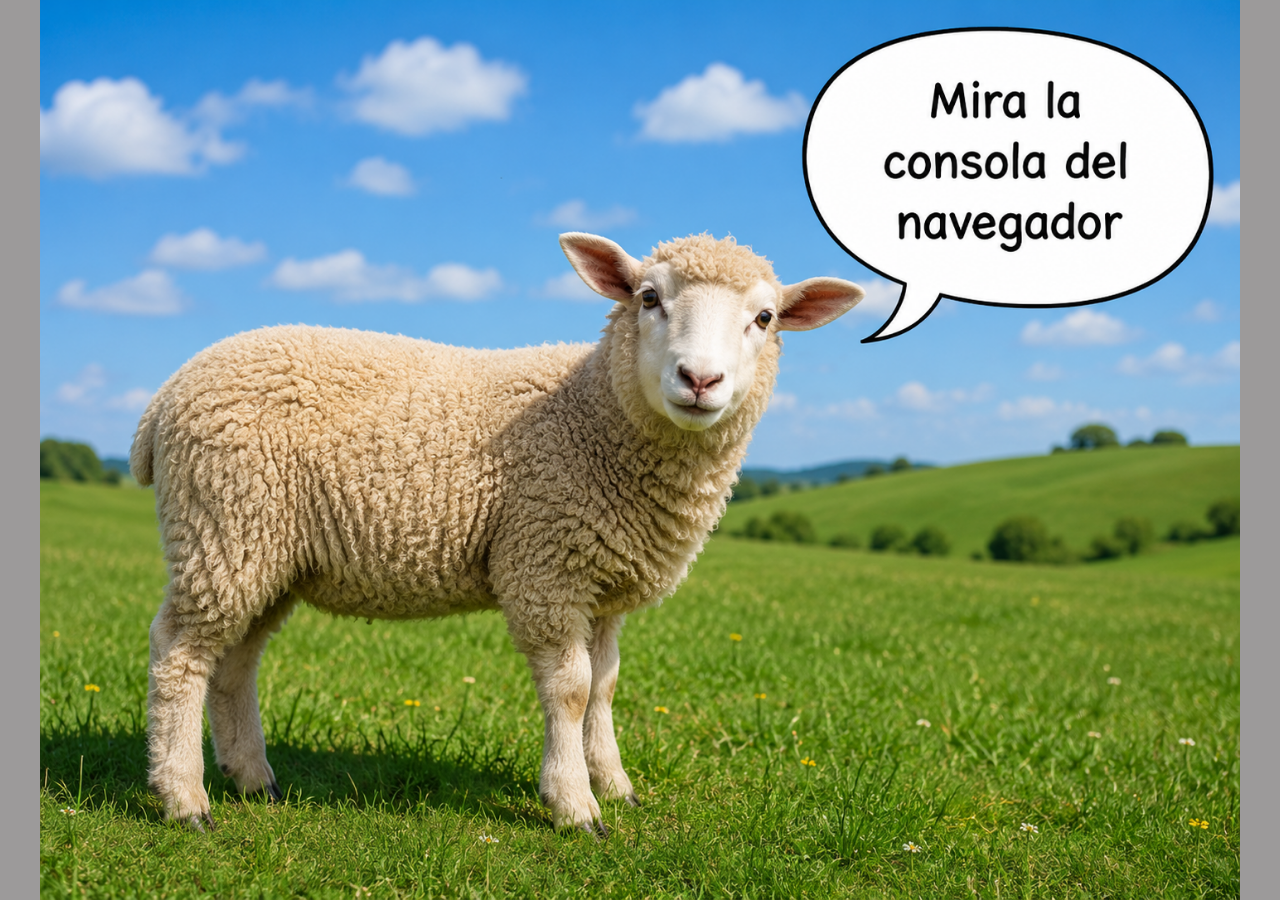
<file: index.html>
<!DOCTYPE html>
<html lang="es">
<head>
  <meta charset="UTF-8">
  <meta name="viewport" content="width=device-width, initial-scale=1.0">
  <link rel="stylesheet" href="countingSheeps.css">
  <title>Beeeee</title>
</head>
<body>
  <!-- ¡Gracias JM! Pero el código está en otro archivo -->
  <script src="countingSheeps.js"></script>
</body>
</html>
</file>
<file: countingSheeps.css>
body {
  margin: 0;
  min-height: 100vh;

  background-image: url("sheep.png");
  background-repeat: no-repeat;
  background-position: center;
  background-size: contain;
}
html {
  background-color: #9c9a9a;
}
</file>
